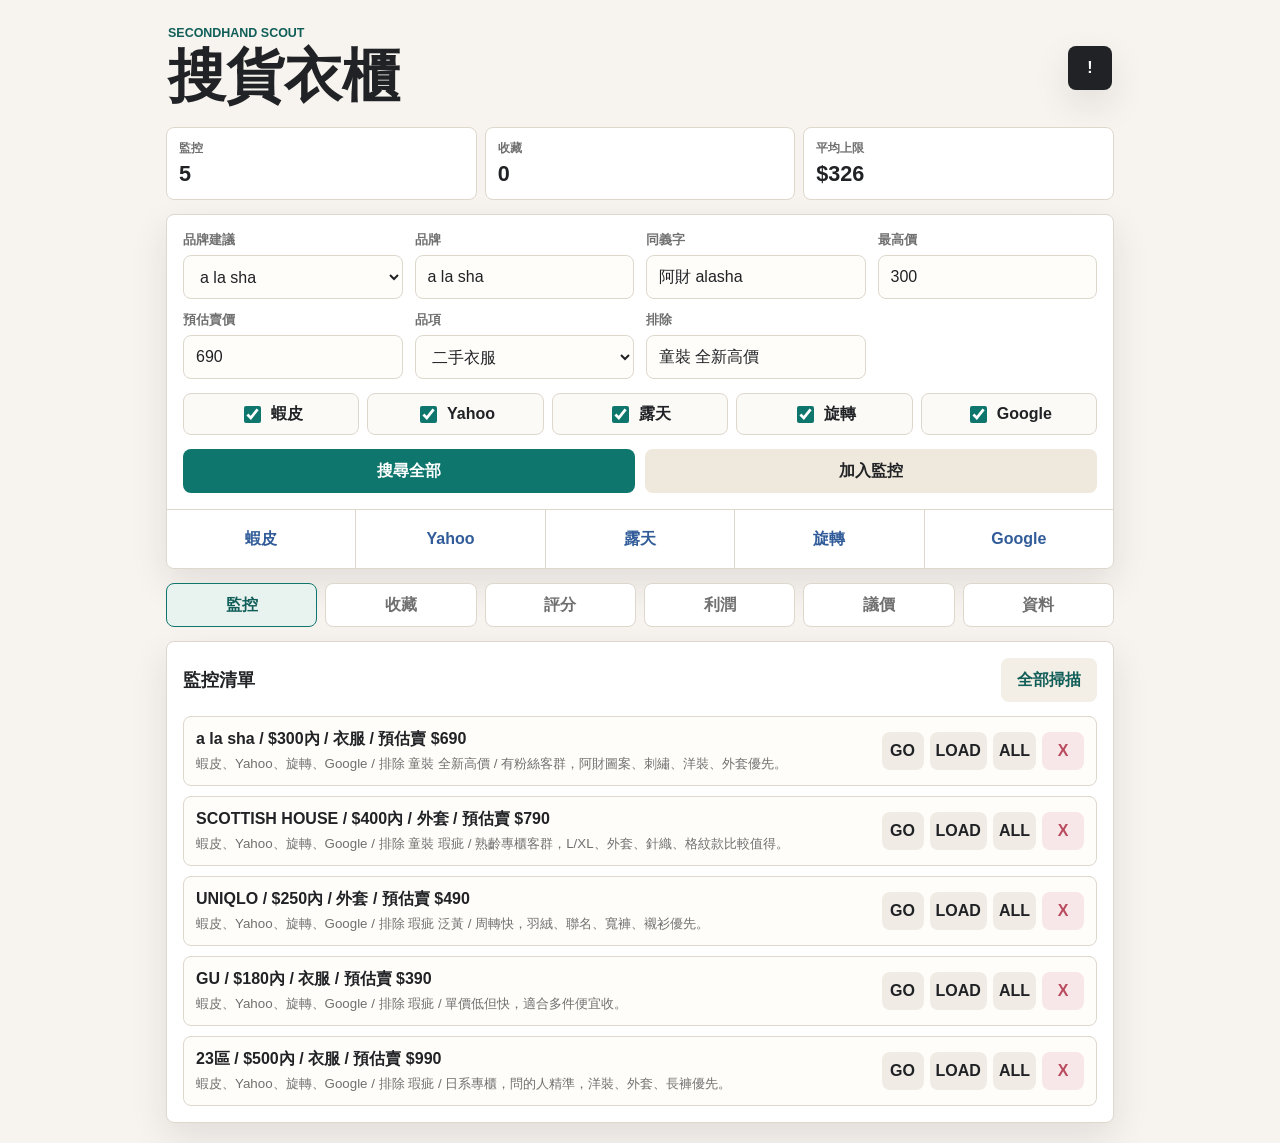
<file: index.html>
<!doctype html>
<html lang="zh-Hant">
  <head>
    <meta charset="utf-8">
    <meta name="viewport" content="width=device-width, initial-scale=1, viewport-fit=cover">
    <meta name="theme-color" content="#f7f4ef">
    <meta name="apple-mobile-web-app-capable" content="yes">
    <meta name="apple-mobile-web-app-title" content="搜貨衣櫃">
    <meta name="apple-mobile-web-app-status-bar-style" content="default">
    <title>搜貨衣櫃</title>
    <link rel="manifest" href="manifest.json">
    <link rel="stylesheet" href="styles.css">
  </head>
  <body>
    <main class="app-shell">
      <header class="topbar">
        <div>
          <p class="eyebrow">Secondhand Scout</p>
          <h1>搜貨衣櫃</h1>
        </div>
        <button class="icon-button" id="notifyButton" type="button" aria-label="開啟提醒" title="開啟提醒">!</button>
      </header>

      <section class="summary-band" aria-label="今日摘要">
        <div>
          <span>監控</span>
          <strong id="monitorCount">0</strong>
        </div>
        <div>
          <span>收藏</span>
          <strong id="favoriteCount">0</strong>
        </div>
        <div>
          <span>平均上限</span>
          <strong id="averageBudget">$0</strong>
        </div>
      </section>

      <section class="workspace">
        <form class="search-panel" id="searchForm">
          <div class="form-grid">
            <label>
              <span>品牌建議</span>
              <select id="brandPresetInput" name="brandPreset"></select>
            </label>
            <label>
              <span>品牌</span>
              <input id="brandInput" name="brand" type="text" value="a la sha" autocomplete="off">
            </label>
            <label>
              <span>同義字</span>
              <input id="aliasInput" name="alias" type="text" value="阿財 alasha" autocomplete="off">
            </label>
            <label>
              <span>最高價</span>
              <input id="priceInput" name="price" type="number" min="0" step="10" value="300">
            </label>
            <label>
              <span>預估賣價</span>
              <input id="targetSellInput" name="targetSell" type="number" min="0" step="10" value="690">
            </label>
            <label>
              <span>品項</span>
              <select id="categoryInput" name="category">
                <option value="二手 衣服">二手衣服</option>
                <option value="二手 上衣">上衣</option>
                <option value="二手 洋裝">洋裝</option>
                <option value="二手 外套">外套</option>
                <option value="二手 裙子">裙子</option>
                <option value="二手 包">包包</option>
              </select>
            </label>
            <label>
              <span>排除</span>
              <input id="excludeInput" name="exclude" type="text" value="童裝 全新高價" autocomplete="off">
            </label>
          </div>

          <div class="platforms" aria-label="平台">
            <label><input type="checkbox" name="platform" value="shopee" checked>蝦皮</label>
            <label><input type="checkbox" name="platform" value="yahoo" checked>Yahoo</label>
            <label><input type="checkbox" name="platform" value="ruten" checked>露天</label>
            <label><input type="checkbox" name="platform" value="carousell" checked>旋轉</label>
            <label><input type="checkbox" name="platform" value="google" checked>Google</label>
          </div>

          <div class="actions">
            <button class="primary" type="submit">搜尋全部</button>
            <button class="secondary" id="saveMonitorButton" type="button">加入監控</button>
          </div>
        </form>

        <section class="result-strip" id="resultStrip" aria-live="polite"></section>
      </section>

      <nav class="tabs" aria-label="功能">
        <button class="tab active" data-tab="monitors" type="button">監控</button>
        <button class="tab" data-tab="favorites" type="button">收藏</button>
        <button class="tab" data-tab="score" type="button">評分</button>
        <button class="tab" data-tab="profit" type="button">利潤</button>
        <button class="tab" data-tab="message" type="button">議價</button>
        <button class="tab" data-tab="data" type="button">資料</button>
      </nav>

      <section class="tab-panel active" id="monitors">
        <div class="section-head">
          <h2>監控清單</h2>
          <button class="text-button" id="scanAllButton" type="button">全部掃描</button>
        </div>
        <div class="list" id="monitorList"></div>
      </section>

      <section class="tab-panel" id="favorites">
        <div class="section-head">
          <h2>收藏商品</h2>
          <button class="text-button" id="clearFavoritesButton" type="button">清空</button>
        </div>
        <form class="mini-form" id="favoriteForm">
          <input id="favoriteTitle" type="text" placeholder="商品名稱">
          <input id="favoritePrice" type="number" min="0" step="10" placeholder="價格">
          <input id="favoriteSell" type="number" min="0" step="10" placeholder="預估售價">
          <input id="favoriteUrl" type="url" placeholder="網址">
          <button type="submit">存</button>
        </form>
        <div class="list" id="favoriteList"></div>
      </section>

      <section class="tab-panel" id="score">
        <h2>收貨評分</h2>
        <div class="score-grid">
          <label><span>進貨價</span><input id="scoreBuy" type="number" min="0" value="250"></label>
          <label><span>預估售價</span><input id="scoreSell" type="number" min="0" value="690"></label>
          <label><span>衣況</span><select id="scoreCondition"><option value="30">近新</option><option value="22">乾淨</option><option value="12">普通</option><option value="0">需整理</option></select></label>
          <label><span>需求</span><select id="scoreDemand"><option value="28">高</option><option value="20">中</option><option value="10">低</option></select></label>
          <label><span>尺碼</span><select id="scoreSize"><option value="16">M/L/XL</option><option value="10">F</option><option value="7">S/XS</option></select></label>
          <label><span>款式</span><select id="scoreStyle"><option value="16">外套/洋裝</option><option value="12">襯衫/裙褲</option><option value="7">普通上衣</option></select></label>
        </div>
        <div class="score-box">
          <strong id="scoreValue">0</strong>
          <span id="scoreLabel">先看照片</span>
        </div>
      </section>

      <section class="tab-panel" id="profit">
        <h2>利潤試算</h2>
        <div class="calculator">
          <label><span>進貨</span><input id="buyCost" type="number" min="0" value="200"></label>
          <label><span>售價</span><input id="sellPrice" type="number" min="0" value="590"></label>
          <label><span>運費/清潔</span><input id="extraCost" type="number" min="0" value="60"></label>
          <label><span>平台費%</span><input id="feeRate" type="number" min="0" value="6"></label>
        </div>
        <div class="profit-box">
          <span>預估淨利</span>
          <strong id="profitValue">$0</strong>
          <small id="profitNote"></small>
        </div>
      </section>

      <section class="tab-panel" id="message">
        <h2>議價文字</h2>
        <textarea id="messageText" rows="7"></textarea>
        <div class="actions">
          <button class="primary" id="copyMessageButton" type="button">複製</button>
          <button class="secondary" id="refreshMessageButton" type="button">重寫</button>
        </div>
      </section>

      <section class="tab-panel" id="data">
        <div class="section-head">
          <h2>資料備份</h2>
          <button class="text-button" id="exportButton" type="button">匯出</button>
        </div>
        <textarea id="dataBox" rows="8" placeholder="匯出的資料會放在這裡"></textarea>
        <div class="actions">
          <button class="primary" id="importButton" type="button">匯入</button>
          <button class="secondary" id="resetButton" type="button">恢復範例</button>
        </div>
      </section>
    </main>

    <script src="app.js"></script>
  </body>
</html>
</file>
<file: styles.css>
:root {
  color-scheme: light;
  --paper: #f7f4ef;
  --ink: #202225;
  --muted: #707070;
  --line: #ded7cc;
  --panel: #ffffff;
  --accent: #0f766e;
  --accent-strong: #115e59;
  --rose: #b94b5f;
  --gold: #b7791f;
  --blue: #315c99;
  --shadow: 0 14px 36px rgba(32, 34, 37, 0.1);
}

* {
  box-sizing: border-box;
}

html {
  min-height: 100%;
  background: var(--paper);
}

body {
  min-height: 100%;
  margin: 0;
  color: var(--ink);
  font-family: -apple-system, BlinkMacSystemFont, "Segoe UI", "Noto Sans TC", Arial, sans-serif;
  letter-spacing: 0;
}

button,
input,
select,
textarea {
  font: inherit;
}

button {
  border: 0;
  cursor: pointer;
}

.app-shell {
  width: min(980px, 100%);
  min-height: 100vh;
  margin: 0 auto;
  padding: max(18px, env(safe-area-inset-top)) 16px max(20px, env(safe-area-inset-bottom));
}

.topbar {
  display: flex;
  align-items: center;
  justify-content: space-between;
  gap: 16px;
  padding: 8px 2px 18px;
}

.eyebrow {
  margin: 0 0 3px;
  color: var(--accent-strong);
  font-size: 0.78rem;
  font-weight: 800;
  text-transform: uppercase;
}

h1,
h2 {
  margin: 0;
  line-height: 1.15;
}

h1 {
  font-size: clamp(2rem, 9vw, 3.6rem);
}

h2 {
  font-size: 1.12rem;
}

.icon-button {
  width: 44px;
  height: 44px;
  flex: 0 0 44px;
  border-radius: 8px;
  background: var(--ink);
  color: #fff;
  font-weight: 900;
  box-shadow: var(--shadow);
}

.summary-band {
  display: grid;
  grid-template-columns: repeat(3, minmax(0, 1fr));
  gap: 8px;
  margin-bottom: 14px;
}

.summary-band div {
  border: 1px solid var(--line);
  border-radius: 8px;
  background: #fff;
  padding: 12px;
}

.summary-band span {
  display: block;
  color: var(--muted);
  font-size: 0.78rem;
  font-weight: 800;
}

.summary-band strong {
  display: block;
  margin-top: 4px;
  color: var(--ink);
  font-size: 1.35rem;
}

.workspace,
.tab-panel {
  background: var(--panel);
  border: 1px solid var(--line);
  border-radius: 8px;
  box-shadow: var(--shadow);
}

.workspace {
  overflow: hidden;
}

.search-panel {
  padding: 16px;
}

.form-grid {
  display: grid;
  grid-template-columns: repeat(4, minmax(0, 1fr));
  gap: 12px;
}

label span {
  display: block;
  margin-bottom: 6px;
  color: var(--muted);
  font-size: 0.82rem;
  font-weight: 700;
}

input,
select,
textarea {
  width: 100%;
  min-height: 44px;
  border: 1px solid var(--line);
  border-radius: 8px;
  background: #fffdf9;
  color: var(--ink);
  padding: 10px 12px;
  outline: none;
}

textarea {
  min-height: 150px;
  resize: vertical;
}

input:focus,
select:focus,
textarea:focus {
  border-color: var(--accent);
  box-shadow: 0 0 0 3px rgba(15, 118, 110, 0.14);
}

.platforms {
  display: grid;
  grid-template-columns: repeat(5, minmax(0, 1fr));
  gap: 8px;
  margin: 14px 0;
}

.platforms label {
  display: flex;
  align-items: center;
  justify-content: center;
  gap: 7px;
  min-height: 42px;
  border: 1px solid var(--line);
  border-radius: 8px;
  background: #fbfaf7;
  font-weight: 800;
}

.platforms input {
  width: 17px;
  min-height: 17px;
  accent-color: var(--accent);
}

.actions {
  display: flex;
  gap: 10px;
}

.primary,
.secondary,
.text-button,
.mini-form button {
  min-height: 44px;
  border-radius: 8px;
  padding: 0 16px;
  font-weight: 900;
}

.primary {
  flex: 1;
  background: var(--accent);
  color: #fff;
}

.secondary {
  flex: 1;
  background: #efe8dc;
  color: var(--ink);
}

.text-button {
  background: #f4efe6;
  color: var(--accent-strong);
}

.result-strip {
  display: grid;
  grid-template-columns: repeat(5, minmax(0, 1fr));
  gap: 1px;
  background: var(--line);
  border-top: 1px solid var(--line);
}

.result-link {
  display: flex;
  min-height: 58px;
  align-items: center;
  justify-content: center;
  background: #fff;
  color: var(--blue);
  padding: 10px;
  text-align: center;
  text-decoration: none;
  font-weight: 900;
}

.tabs {
  display: grid;
  grid-template-columns: repeat(6, minmax(0, 1fr));
  gap: 8px;
  margin: 14px 0;
}

.tab {
  min-height: 44px;
  border: 1px solid var(--line);
  border-radius: 8px;
  background: #fff;
  color: var(--muted);
  font-weight: 900;
}

.tab.active {
  border-color: var(--accent);
  background: #e8f3ef;
  color: var(--accent-strong);
}

.tab-panel {
  display: none;
  padding: 16px;
}

.tab-panel.active {
  display: block;
}

.section-head {
  display: flex;
  align-items: center;
  justify-content: space-between;
  gap: 12px;
}

.list {
  display: grid;
  gap: 10px;
  margin-top: 14px;
}

.item {
  display: grid;
  grid-template-columns: minmax(0, 1fr) auto;
  gap: 10px;
  align-items: center;
  border: 1px solid var(--line);
  border-radius: 8px;
  background: #fffdf9;
  padding: 12px;
}

.item strong {
  display: block;
  overflow-wrap: anywhere;
}

.item small {
  display: block;
  margin-top: 5px;
  color: var(--muted);
}

.item-actions {
  display: flex;
  gap: 6px;
}

.item-actions button,
.item-actions a {
  display: inline-flex;
  min-width: 42px;
  min-height: 38px;
  align-items: center;
  justify-content: center;
  border-radius: 8px;
  background: #f0ece5;
  color: var(--ink);
  text-decoration: none;
  font-weight: 900;
}

.item-actions .danger {
  background: #f8e7e9;
  color: var(--rose);
}

.empty {
  border: 1px dashed var(--line);
  border-radius: 8px;
  color: var(--muted);
  padding: 20px;
  text-align: center;
}

.mini-form {
  display: grid;
  grid-template-columns: 1.15fr 0.55fr 0.65fr 1.2fr auto;
  gap: 8px;
  margin-top: 14px;
}

.mini-form button {
  background: var(--ink);
  color: #fff;
}

.calculator {
  display: grid;
  grid-template-columns: repeat(4, minmax(0, 1fr));
  gap: 12px;
  margin-top: 14px;
}

.score-grid {
  display: grid;
  grid-template-columns: repeat(3, minmax(0, 1fr));
  gap: 12px;
  margin-top: 14px;
}

.score-box {
  display: flex;
  align-items: center;
  justify-content: space-between;
  gap: 12px;
  margin-top: 14px;
  border-radius: 8px;
  background: #e8f3ef;
  padding: 16px;
}

.score-box strong {
  color: var(--accent-strong);
  font-size: 2.4rem;
}

.score-box span {
  color: var(--ink);
  font-weight: 900;
}

.profit-box {
  display: flex;
  align-items: center;
  justify-content: space-between;
  gap: 12px;
  margin-top: 14px;
  border-radius: 8px;
  background: #f4efe6;
  padding: 16px;
}

.profit-box strong {
  color: var(--accent-strong);
  font-size: 1.8rem;
}

.profit-box small {
  color: var(--gold);
  font-weight: 800;
}

@media (max-width: 720px) {
  .app-shell {
    padding-left: 12px;
    padding-right: 12px;
  }

  .form-grid,
  .platforms,
  .result-strip,
  .calculator,
  .score-grid,
  .mini-form {
    grid-template-columns: 1fr 1fr;
  }

  .mini-form input:first-child,
  .mini-form input:nth-child(4) {
    grid-column: 1 / -1;
  }
}

@media (max-width: 430px) {
  .actions {
    flex-direction: column;
  }

  .tabs {
    grid-template-columns: repeat(3, minmax(0, 1fr));
    gap: 6px;
  }

  .tab {
    padding: 0 6px;
    font-size: 0.92rem;
  }

  .item {
    grid-template-columns: 1fr;
  }

  .summary-band {
    grid-template-columns: 1fr;
  }
}
</file>
